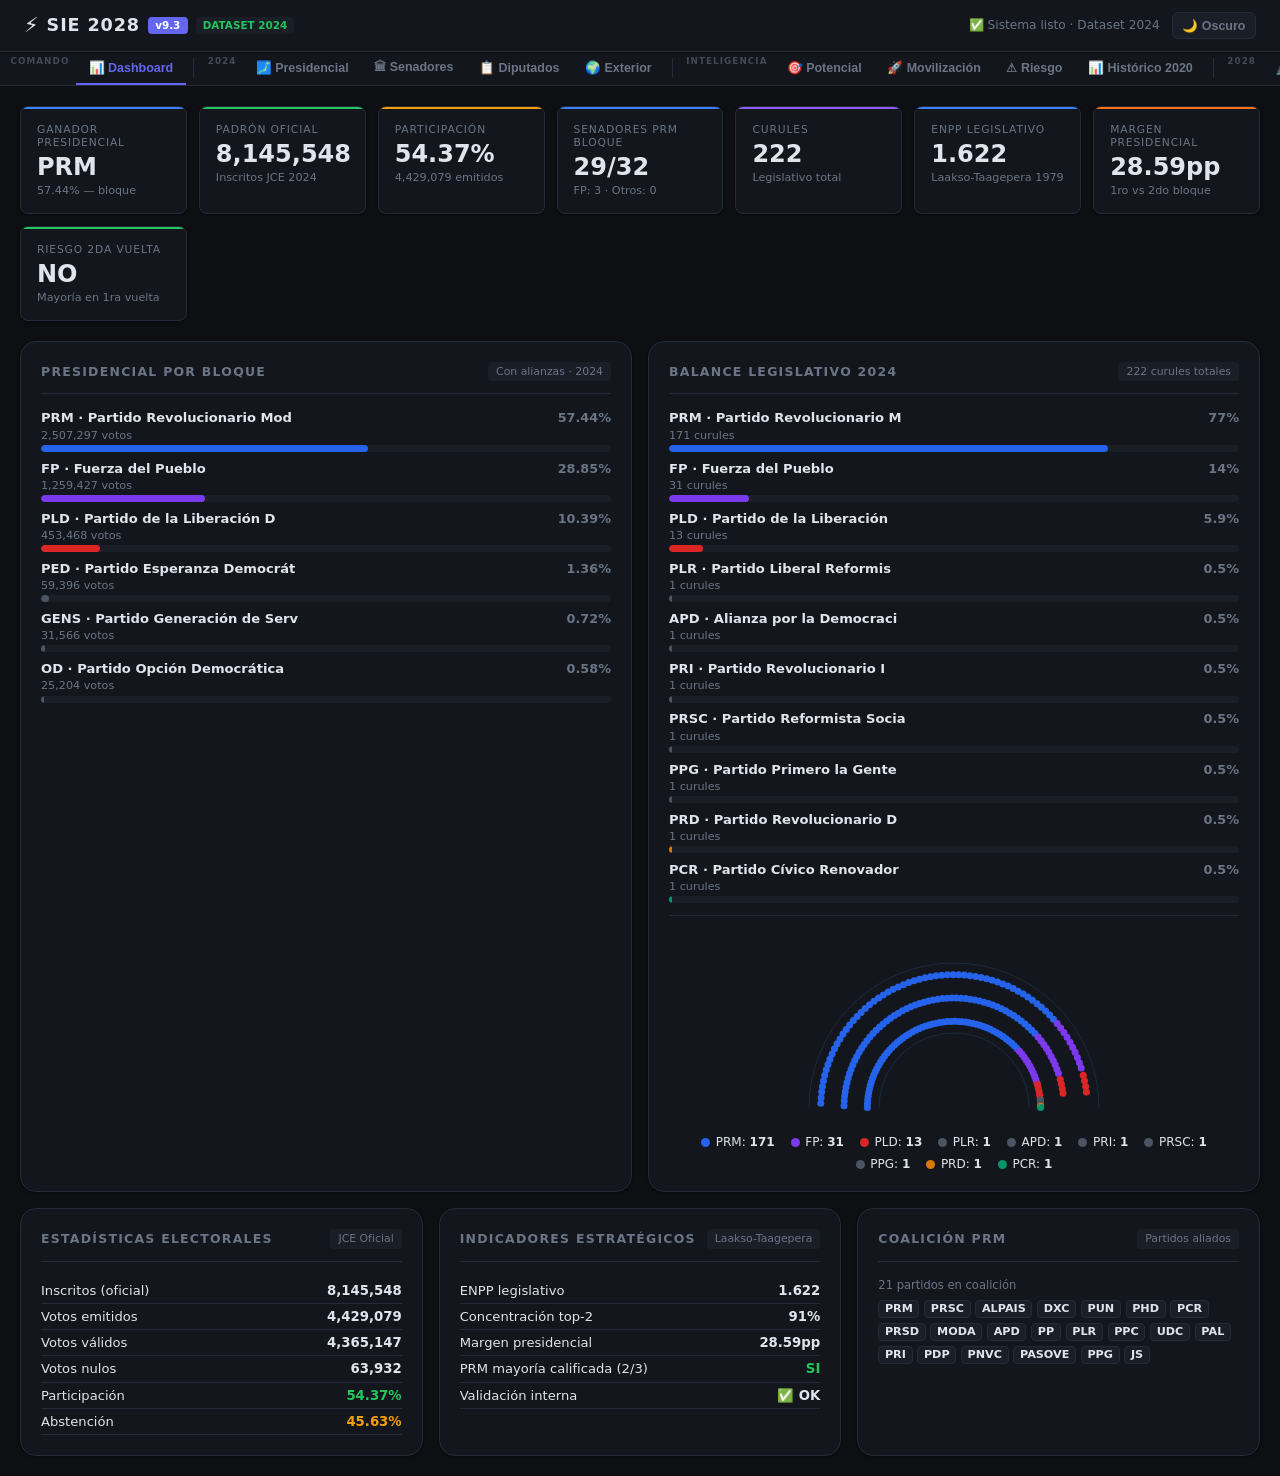
<file: index.html>
<!DOCTYPE html>
<html lang="es">
<head>
<meta charset="utf-8"/>
<meta name="viewport" content="width=device-width,initial-scale=1"/>
<title>SIE 2028 · Sistema Inteligencia Electoral</title>
<link rel="stylesheet" href="./assets/css/styles.css"/>
</head>
<body>

<header class="topbar">
  <div class="brand">
    <span style="font-size:1.3rem">⚡</span>
    <span class="brand-name">SIE 2028</span>
    <span class="badge">v9.3</span>
    <span class="badge-ds">DATASET 2024</span>
  </div>
  <div style="display:flex;gap:.75rem;align-items:center">
    <span id="sys-status" style="font-size:.76rem;color:var(--muted)">Iniciando...</span>
    <button class="theme-toggle" id="btn-theme" onclick="toggleTheme()" title="Alternar modo claro/oscuro">🌙 Oscuro</button>
  </div>
</header>

<!-- NAV con grupos jerárquicos -->
<nav class="nav" id="main-nav">
  <div class="nav-group">
    <span class="nav-group-label">COMANDO</span>
    <button class="nav-btn active" data-view="dashboard">📊 Dashboard</button>
  </div>
  <div class="nav-sep"></div>
  <div class="nav-group">
    <span class="nav-group-label">2024</span>
    <button class="nav-btn" data-view="presidencial">🗾 Presidencial</button>
    <button class="nav-btn" data-view="senadores">🏛 Senadores</button>
    <button class="nav-btn" data-view="diputados">📋 Diputados</button>
    <button class="nav-btn" data-view="exterior">🌍 Exterior</button>
  </div>
  <div class="nav-sep"></div>
  <div class="nav-group">
    <span class="nav-group-label">INTELIGENCIA</span>
    <button class="nav-btn" data-view="potencial">🎯 Potencial</button>
    <button class="nav-btn" data-view="movilizacion">🚀 Movilización</button>
    <button class="nav-btn" data-view="riesgo">⚠ Riesgo</button>
    <button class="nav-btn" data-view="historico">📊 Histórico 2020</button>
  </div>
  <div class="nav-sep"></div>
  <div class="nav-group">
    <span class="nav-group-label">2028</span>
    <button class="nav-btn" data-view="simulador">🔬 Simulador</button>
    <button class="nav-btn" data-view="proyeccion">📈 Proyección</button>
    <button class="nav-btn" data-view="objetivo">🎯 Objetivo 2028</button>
  </div>
  <div class="nav-sep"></div>
  <div class="nav-group">
    <span class="nav-group-label">SISTEMA</span>
    <button class="nav-btn" data-view="replay">▶ Replay</button>
    <button class="nav-btn" data-view="motores">⚙ Motores</button>
  </div>
</nav>

<main class="main">

  <!-- NIVEL 1: COMANDO -->
  <div id="view-dashboard" class="view active">
    <!-- Fila 1: KPIs estratégicos -->
    <div id="kpi-section"></div>

    <!-- Fila 2: Presidencial por bloque + Legislativo -->
    <div class="grid g2" style="margin-top:1rem">
      <div class="card">
        <div class="card-hdr">
          <span class="card-title">Presidencial por bloque</span>
          <span class="card-badge">Con alianzas · 2024</span>
        </div>
        <div id="pres-bar-list" class="bar-list"></div>
      </div>
      <div class="card">
        <div class="card-hdr">
          <span class="card-title">Balance legislativo 2024</span>
          <span class="card-badge">222 curules totales</span>
        </div>
        <div id="leg-bar-list" class="bar-list"></div>
        <div class="divider"></div>
        <canvas id="parl-canvas" width="360" height="195" style="display:block;margin:0 auto"></canvas>
        <div id="parl-legend" style="display:flex;flex-wrap:wrap;gap:.5rem 1rem;justify-content:center;margin-top:.75rem"></div>
      </div>
    </div>

    <!-- Fila 3: Estadísticas + Indicadores + Coalición -->
    <div class="grid g3" style="margin-top:1rem">
      <div class="card">
        <div class="card-hdr"><span class="card-title">Estadísticas electorales</span><span class="card-badge">JCE Oficial</span></div>
        <div id="dash-padron"></div>
      </div>
      <div class="card">
        <div class="card-hdr"><span class="card-title">Indicadores estratégicos</span><span class="card-badge">Laakso-Taagepera</span></div>
        <div id="dash-indicadores"></div>
      </div>
      <div class="card">
        <div class="card-hdr"><span class="card-title">Coalición PRM</span><span class="card-badge">Partidos aliados</span></div>
        <div id="dash-coalicion"></div>
      </div>
    </div>
  </div>


  <!-- NIVEL 2: ANÁLISIS ELECTORAL 2024 -->
  <div id="view-presidencial" class="view">
    <div class="section-title">🗾 Resultados Presidenciales 2024</div>
    <div class="grid g2">
      <div class="card">
        <div class="card-hdr"><span class="card-title">Por bloque electoral</span><span class="card-badge">JCE Oficial · Con alianzas</span></div>
        <div id="pres-blocs-bars" class="bar-list"></div>
      </div>
      <div class="card">
        <div class="card-hdr"><span class="card-title">Estadísticas del proceso</span></div>
        <div id="pres-stats"></div>
      </div>
    </div>
    <div class="card" style="margin-top:1rem">
      <div class="card-hdr"><span class="card-title">Por partido individual</span><span class="card-badge">Sin agrupar</span></div>
      <div id="pres-all-parties"></div>
    </div>
  </div>

  <div id="view-senadores" class="view">
    <div class="section-title">🏛 Senadores 2024 — 32 Provincias</div>
    <div class="kpi-grid" id="sen-kpis"></div>
    <!-- Tabs: ganador real vs bloque coalición -->
    <div class="tab-bar" id="sen-tab-bar">
      <button class="tab-btn active" data-tab="sen-real">Ganador real por partido</button>
      <button class="tab-btn" data-tab="sen-coal">Por bloque coalición</button>
    </div>
    <div id="sen-tab-real" class="tab-panel active">
      <div class="prov-grid" id="sen-prov-grid"></div>
    </div>
    <div id="sen-tab-coal" class="tab-panel">
      <div id="sen-coal-detail"></div>
    </div>
  </div>

  <div id="view-diputados" class="view">
    <div class="section-title">📋 Diputados 2024 — D'Hondt</div>
    <div class="kpi-grid" id="dip-kpis"></div>
    <div class="grid g2">
      <div class="card">
        <div class="card-hdr"><span class="card-title">Curules por partido</span><span class="card-badge">178+5+7=190</span></div>
        <div id="dip-bar-list" class="bar-list"></div>
      </div>
      <div class="card">
        <div class="card-hdr"><span class="card-title">Diputados Exterior</span><span class="card-badge">7 curules</span></div>
        <div id="ext-detail"></div>
        <div class="divider"></div>
        <div class="card-hdr" style="padding-top:.6rem"><span class="card-title">Lista Nacional</span><span class="card-badge">5 curules</span></div>
        <div id="nat-detail"></div>
      </div>
    </div>
    <div class="card" style="margin-top:1rem">
      <div class="card-hdr"><span class="card-title">Por circunscripción</span><span class="card-badge">D'Hondt umbral 2%</span></div>
      <div id="dip-circ-grid"></div>
    </div>
  </div>

  <!-- NIVEL 2: EXTERIOR -->
  <div id="view-exterior" class="view">
    <div class="section-title">🌍 Voto Exterior 2024</div>
    <div class="kpi-grid" id="ext-kpis"></div>
    <div class="card" style="margin-top:1rem">
      <div class="card-hdr">
        <span class="card-title">3 Circunscripciones del Exterior</span>
        <span class="card-badge">Pres. + Diputados · 863,784 inscritos</span>
      </div>
      <div id="ext-circs"></div>
    </div>
  </div>

  <!-- NIVEL 3: INTELIGENCIA ESTRATÉGICA -->
  <div id="view-potencial" class="view">
    <div class="section-title">🎯 Potencial Electoral por Territorio</div>
    <!-- Selector de nivel electoral y granularidad territorial -->
    <div class="level-selector" id="pot-level-bar">
      <span class="level-label">Nivel electoral:</span>
      <button class="level-btn active" data-level="presidencial">Presidencial</button>
      <button class="level-btn" data-level="senadores">Senadores</button>
      <button class="level-btn" data-level="diputados">Diputados</button>
      <span class="level-label" style="margin-left:.5rem">Granularidad:</span>
      <button class="level-btn" data-level="municipio">Por municipio</button>
    </div>
    <div class="grid g2" style="margin-bottom:1rem">
      <div class="card">
        <div class="card-hdr">
          <span class="card-title">Objetivos ofensivos — FP</span>
          <span class="card-badge">Score Jacobson 2004</span>
        </div>
        <div id="potencial-ofensivo"></div>
        <p class="note">Score = f(margen, absten., ENPP). Fuente: Jacobson (2004), Taagepera-Shugart</p>
      </div>
      <div class="card">
        <div class="card-hdr">
          <span class="card-title">Defensas prioritarias — PRM</span>
          <span class="card-badge">Risk composite</span>
        </div>
        <div id="potencial-defensivo"></div>
        <p class="note">Risk = 0.5*(1-margen) + 0.25*(1-partic) + 0.25*ENPP. Fuente: Jacobson (2004)</p>
      </div>
    </div>
    <div class="card">
      <div class="card-hdr">
        <span class="card-title">Mapa de competitividad provincial</span>
        <span class="card-badge" id="pot-nivel-badge">Nivel: presidencial</span>
      </div>
      <div id="competitividad-grid" class="prov-grid"></div>
    </div>
  </div>

  <div id="view-movilizacion" class="view">
    <div class="section-title">🚀 Agenda de Movilización</div>
    <!-- Selector de partido + nivel -->
    <div class="level-selector" id="mov-controls">
      <span class="level-label">Partido:</span>
      <button class="level-btn active" data-partido="FP">FP</button>
      <button class="level-btn" data-partido="PRM">PRM</button>
      <button class="level-btn" data-partido="PLD">PLD</button>
      <span class="level-label" style="margin-left:.75rem">Nivel:</span>
      <button class="level-btn active" data-nivel="presidencial">Presidencial</button>
      <button class="level-btn" data-nivel="senadores">Senadores</button>
      <button class="level-btn" data-nivel="diputados">Diputados</button>
      <span class="level-label" style="margin-left:.5rem">Territorial:</span>
      <button class="level-btn" data-nivel="municipio">Por municipio</button>
    </div>
    <div class="kpi-grid" id="mov-kpis"></div>
    <div class="card">
      <div class="card-hdr">
        <span class="card-title" id="mov-card-title">Provincias recuperables</span>
        <span class="card-badge">Leighley &amp; Nagler 2013</span>
      </div>
      <p class="note" style="margin-bottom:.75rem">Votos necesarios = ceil(Δvotos/2)+1. Factibilidad = % de abstencionistas a movilizar.</p>
      <div id="movilizacion-list"></div>
      <div id="mov-resumen" style="margin-top:1rem"></div>
    </div>
  </div>

  <div id="view-riesgo" class="view">
    <div class="section-title">⚠ Mapa de Riesgo Electoral</div>
    <!-- Selector de partido + nivel -->
    <div class="level-selector" id="riesgo-controls">
      <span class="level-label">Partido:</span>
      <button class="level-btn active" data-partido="PRM">PRM</button>
      <button class="level-btn" data-partido="FP">FP</button>
      <span class="level-label" style="margin-left:.75rem">Nivel:</span>
      <button class="level-btn active" data-nivel="presidencial">Presidencial</button>
      <button class="level-btn" data-nivel="senadores">Senadores</button>
      <span class="level-label" style="margin-left:.5rem">Territorial:</span>
      <button class="level-btn" data-nivel="municipio">Por municipio</button>
    </div>
    <div class="kpi-grid" id="riesgo-kpis"></div>
    <div class="grid g2">
      <div class="card">
        <div class="card-hdr"><span class="card-title">Provincias por riesgo</span><span class="card-badge">Composite Index</span></div>
        <div id="riesgo-list"></div>
        <p class="note">Risk = 0.50×(1-margen) + 0.25×(1-partic.) + 0.25×ENPP</p>
      </div>
      <div class="card">
        <div class="card-hdr"><span class="card-title">Alertas de alto riesgo</span></div>
        <div id="riesgo-alertas"></div>
      </div>
    </div>
  </div>

  <!-- HISTÓRICO 2020 -->
  <div id="view-historico" class="view">
    <div class="section-title">📊 Histórico 2020 — Comparativa vs 2024</div>
    <div class="kpi-grid" id="hist-kpis"></div>

    <div class="grid g2" style="margin-top:1rem">
      <div class="card">
        <div class="card-hdr">
          <span class="card-title">Presidencial 2020 por partido</span>
          <span class="card-badge">JCE Oficial · Sin alianzas</span>
        </div>
        <div id="hist-pres-bars" class="bar-list"></div>
      </div>
      <div class="card">
        <div class="card-hdr">
          <span class="card-title">Curules 2020 vs 2024</span>
          <span class="card-badge">Legislativo comparado</span>
        </div>
        <div id="hist-curules-comp"></div>
      </div>
    </div>

    <div class="card" style="margin-top:1rem">
      <div class="card-hdr">
        <span class="card-title">Swing presidencial por provincia</span>
        <span class="card-badge">Δ% 2024 vs 2020</span>
      </div>
      <div id="hist-swing-grid"></div>
    </div>

    <div class="card" style="margin-top:1rem">
      <div class="card-hdr">
        <span class="card-title">Senadores 2020 — Ganador por provincia</span>
        <span class="card-badge">PRM: 25 · PLD: 7</span>
      </div>
      <div class="prov-grid" id="hist-sen-grid"></div>
    </div>
  </div>

  <!-- NIVEL 4: PROSPECTIVA 2028 -->
  <div id="view-simulador" class="view">
    <div class="section-title">🔬 Simulador Electoral 2028</div>

    <!-- Selector de nivel -->
    <div class="level-selector" id="sim-nivel-bar">
      <span class="level-label">Nivel:</span>
      <button class="level-btn active" data-level="presidencial">Presidencial</button>
      <button class="level-btn" data-level="senadores">Senadores</button>
      <button class="level-btn" data-level="diputados">Diputados</button>
    </div>

    <div class="kpi-grid" id="sim-kpis" style="margin-bottom:.75rem"></div>

    <div class="sim-grid">
      <div class="card">
        <div class="card-hdr">
          <span class="card-title">Intención de voto</span>
          <span class="card-badge">Arrastra · Cambia en tiempo real</span>
        </div>
        <div id="sim-sliders" class="slider-group"></div>

        <!-- Variables adicionales -->
        <div style="margin-top:1rem;border-top:1px solid var(--border);padding-top:.75rem">
          <div style="font-size:.68rem;font-weight:700;text-transform:uppercase;letter-spacing:.08em;color:var(--muted);margin-bottom:.5rem">Variables del escenario</div>
          <div style="display:grid;grid-template-columns:1fr 1fr;gap:.5rem">
            <div>
              <div style="font-size:.67rem;color:var(--muted);margin-bottom:.2rem">Participación 2028 (%)</div>
              <input type="number" id="sim-participacion" min="35" max="80" value="54" style="text-align:center;font-weight:700" onchange="runSimulation()">
            </div>
            <div>
              <div style="font-size:.67rem;color:var(--muted);margin-bottom:.2rem">Alianza FP+PLD</div>
              <select id="sim-alianza" onchange="runSimulation()">
                <option value="no">Sin alianza</option>
                <option value="si">Con alianza FP+PLD</option>
              </select>
            </div>
            <div>
              <div style="font-size:.67rem;color:var(--muted);margin-bottom:.2rem">Encuesta PRM (%)</div>
              <input type="number" id="sim-enc-prm" min="0" max="80" placeholder="—" style="text-align:center" onchange="runSimulation()">
            </div>
            <div>
              <div style="font-size:.67rem;color:var(--muted);margin-bottom:.2rem">Encuesta FP (%)</div>
              <input type="number" id="sim-enc-fp" min="0" max="80" placeholder="—" style="text-align:center" onchange="runSimulation()">
            </div>
          </div>
          <p class="note">Encuesta: promedia 50/50 con el modelo · Participación ajusta votos absolutos</p>
        </div>

        <div style="margin-top:.75rem;display:grid;grid-template-columns:1fr 1fr;gap:.5rem">
          <button id="btn-simular" style="background:var(--accent);color:#fff;border:none;padding:.55rem .9rem;border-radius:var(--r);font-weight:700;cursor:pointer">▶ Simular</button>
          <button id="btn-sim-reset" style="background:var(--bg3);color:var(--muted);border:1px solid var(--border);padding:.55rem .9rem;border-radius:var(--r);font-weight:700;cursor:pointer">↺ Valores 2024</button>
        </div>
      </div>

      <div class="card">
        <div class="card-hdr">
          <span class="card-title">Resultado proyectado</span>
          <span class="card-badge" id="sim-escenario-badge">Presidencial</span>
        </div>
        <div id="sim-results"><p class="text-muted text-sm">Ajusta los sliders — actualiza en tiempo real.</p></div>
      </div>
    </div>

    <div class="card" style="margin-top:1rem">
      <div class="card-hdr">
        <span class="card-title">Análisis del escenario</span>
        <span class="card-badge">Ballotage · Mayorías · Variables</span>
      </div>
      <div id="sim-pres-analysis"><p class="text-muted text-sm" style="padding:.5rem 0">Ejecuta la simulación para ver el análisis.</p></div>
    </div>
  </div>

  <div id="view-proyeccion" class="view">
    <div class="section-title">📈 Proyección Electoral 2028 — v9.3</div>

    <!-- Escenarios automáticos -->
    <div style="display:flex;gap:.75rem;margin-bottom:1rem;flex-wrap:wrap">
      <div class="escenario-card" id="esc-pesimista">
        <div class="escenario-label">⬇ Pesimista</div>
        <div class="escenario-val" id="esc-p-fp">—</div>
        <div class="escenario-sub">FP · Part. 50%</div>
      </div>
      <div class="escenario-card activo" id="esc-base">
        <div class="escenario-label">● Base</div>
        <div class="escenario-val" id="esc-b-fp">—</div>
        <div class="escenario-sub">FP · Part. 54%</div>
      </div>
      <div class="escenario-card" id="esc-optimista">
        <div class="escenario-label">⬆ Optimista</div>
        <div class="escenario-val" id="esc-o-fp">—</div>
        <div class="escenario-sub">FP · Part. 58%</div>
      </div>
    </div>

    <div class="grid g2">
      <div class="card">
        <div class="card-hdr"><span class="card-title">Proyección nacional</span><span class="card-badge">Fundamentals + Swing v9.3</span></div>
        <div id="proy-fundamentals"></div>
        <p class="note">Swing histórico 35% · Incumbencia ×1.02 · Fatiga -2pp · Normalización Panebianco 1988</p>
      </div>
      <div class="card">
        <div class="card-hdr"><span class="card-title">Swing histórico 2020→2024</span><span class="card-badge">Por partido</span></div>
        <div id="proy-swing"></div>
      </div>
    </div>

    <div class="card" style="margin-top:1rem">
      <div class="card-hdr"><span class="card-title">Proyección territorial — Top provincias</span><span class="card-badge">Swing local + movilización</span></div>
      <div id="proy-territorial"></div>
    </div>

    <div class="grid g2" style="margin-top:1rem">
      <div class="card">
        <div class="card-hdr"><span class="card-title">Crecimiento del Padrón</span><span class="card-badge">CAGR</span></div>
        <div id="proy-padron"></div>
      </div>
      <div class="card">
        <div class="card-hdr"><span class="card-title">Encuestas — Carga manual</span><span class="card-badge">Silver/538 weighting</span></div>
        <div id="encuestas-panel"></div>
      </div>
    </div>

    <!-- Proyección Senadores 2028 -->
    <div class="card" style="margin-top:1rem">
      <div class="card-hdr">
        <span class="card-title">Proyección Senadores 2028</span>
        <span class="card-badge">Por provincia · Swing presidencial</span>
      </div>
      <div id="proy-sen-territorial"></div>
    </div>

    <!-- Proyección Diputados 2028 -->
    <div class="card" style="margin-top:1rem">
      <div class="card-hdr">
        <span class="card-title">Proyección Diputados 2028</span>
        <span class="card-badge">Top circunscripciones · FP</span>
      </div>
      <div id="proy-dip-territorial"></div>
    </div>
  </div>


  <!-- OBJETIVO 2028 -->
  <div id="view-objetivo" class="view">
    <div class="section-title">🎯 Objetivo Electoral 2028</div>

    <!-- Selector de nivel -->
    <div class="level-selector" id="obj-nivel-bar">
      <span class="level-label">Nivel:</span>
      <button class="level-btn active" data-level="presidencial">Presidencial</button>
      <button class="level-btn" data-level="senadores">Senadores</button>
      <button class="level-btn" data-level="diputados">Diputados</button>
    </div>

    <div class="kpi-grid" id="obj-kpis"></div>

    <div class="grid g2" style="margin-bottom:1rem">
      <div class="card">
        <div class="card-hdr">
          <span class="card-title">Meta y escenarios</span>
          <span class="card-badge">Motores M20 · M21</span>
        </div>
        <div id="obj-meta-detalle"></div>
      </div>
      <div class="card">
        <div class="card-hdr">
          <span class="card-title">Ruta de victoria</span>
          <span class="card-badge">Provincias clave · M20</span>
        </div>
        <div id="obj-ruta"></div>
      </div>
    </div>

    <div class="grid g2">
      <div class="card">
        <div class="card-hdr">
          <span class="card-title">Provincias pivot</span>
          <span class="card-badge">Motor Pivot M19</span>
        </div>
        <div id="obj-pivot"></div>
      </div>
      <div class="card">
        <div class="card-hdr">
          <span class="card-title">Prioridad de inversión</span>
          <span class="card-badge">Motor Prioridad M22</span>
        </div>
        <div id="obj-prioridad"></div>
      </div>
    </div>
  </div>

  <!-- NIVEL 5: TÉCNICO / AUDITORÍA -->
  <div id="view-replay" class="view">
    <div class="section-title">▶ Replay Electoral 2024</div>
    <div class="grid g2">
      <div class="card"><div class="card-hdr"><span class="card-title">Verificaciones</span><span class="card-badge">MODO REPLAY</span></div><div id="replay-checks"></div></div>
      <div class="card"><div class="card-hdr"><span class="card-title">Resumen</span></div><div id="replay-summary"></div></div>
    </div>
  </div>

  <div id="view-motores" class="view">
    <div class="section-title">⚙ Estado de Motores — SIE 2028 v9.3</div>
    <div class="grid g2">
      <div class="card"><div class="card-hdr"><span class="card-title">Activos</span></div><div id="motores-on"></div></div>
      <div class="card"><div class="card-hdr"><span class="card-title">Desactivados</span></div><div id="motores-off"></div></div>
    </div>
    <div class="card" style="margin-top:1rem"><div class="card-hdr"><span class="card-title">Datasets</span></div><div id="datasets-status"></div></div>
    <div class="card" style="margin-top:1rem"><div class="card-hdr"><span class="card-title">Referencias metodológicas</span></div><div id="metodologia-refs"></div></div>
  </div>

</main>
<script src="./app.js"></script>

<script>
// ── Tabs senadores ──
document.getElementById('sen-tab-bar').addEventListener('click', function(e){
  var btn = e.target.closest('.tab-btn');
  if (!btn) return;
  var target = btn.dataset.tab;
  document.querySelectorAll('#sen-tab-bar .tab-btn').forEach(function(b){b.classList.remove('active');});
  document.querySelectorAll('#view-senadores .tab-panel').forEach(function(p){p.classList.remove('active');});
  btn.classList.add('active');
  var panel = document.getElementById(target.replace('sen-real','sen-tab-real').replace('sen-coal','sen-tab-coal'));
  if (panel) panel.classList.add('active');
});

// ── Toggle tema claro/oscuro ──
function toggleTheme(){
  var isLight = document.body.classList.toggle('light');
  document.getElementById('btn-theme').textContent = isLight ? '🌙 Oscuro' : '☀ Claro';
  localStorage.setItem('sie-theme', isLight ? 'light' : 'dark');
}
// Restaurar preferencia
(function(){
  var t = localStorage.getItem('sie-theme');
  if (t === 'light') {
    document.body.classList.add('light');
    var b = document.getElementById('btn-theme');
    if (b) b.textContent = '🌙 Oscuro';
  }
})();
</script>
</body>
</html>
</file>
<file: assets/css/styles.css>
/* ── VARIABLES — MODO OSCURO (default) ── */
:root{
  --bg:#0D0F13;--bg2:#13161C;--bg3:#1A1E26;--border:#252B38;
  --text:#DFE4ED;--muted:#6B7585;--accent:#6366F1;
  --prm:#3B82F6;--fp:#8B5CF6;--pld:#EF4444;--prd:#F59E0B;--pcr:#10B981;--other:#52525B;
  --gold:#F59E0B;--green:#22C55E;--red:#EF4444;--orange:#F97316;
  --r:.5rem;--r2:1rem;
  --shadow:0 1px 3px rgba(0,0,0,.4);
}

/* ── VARIABLES — MODO CLARO ── */
body.light{
  --bg:#F4F5F7;--bg2:#FFFFFF;--bg3:#ECEEF2;--border:#D1D5DB;
  --text:#1A1C21;--muted:#6B7280;--accent:#4F46E5;
  --prm:#2563EB;--fp:#7C3AED;--pld:#DC2626;--prd:#D97706;--pcr:#059669;--other:#52525B;
  --gold:#D97706;--green:#16A34A;--red:#DC2626;--orange:#EA580C;
  --shadow:0 1px 3px rgba(0,0,0,.12);
}

*{box-sizing:border-box;margin:0;padding:0}
body{background:var(--bg);color:var(--text);font-family:'Segoe UI',system-ui,sans-serif;min-height:100vh;display:flex;flex-direction:column;transition:background .25s,color .25s}

/* ── TOPBAR ── */
.topbar{background:var(--bg2);border-bottom:1px solid var(--border);padding:.75rem 1.5rem;display:flex;align-items:center;justify-content:space-between;position:sticky;top:0;z-index:100;box-shadow:var(--shadow)}
.brand{display:flex;align-items:center;gap:.5rem}
.brand-name{font-size:1.1rem;font-weight:700;letter-spacing:.05em;color:var(--text)}
.badge{background:var(--accent);color:#fff;font-size:.65rem;font-weight:700;padding:.15rem .45rem;border-radius:.25rem}
.badge-ds{background:var(--bg3);color:var(--green);border:1px solid var(--green)33;font-size:.65rem;font-weight:700;padding:.15rem .45rem;border-radius:.25rem}

/* ── BOTÓN MODO CLARO/OSCURO ── */
.theme-toggle{background:var(--bg3);border:1px solid var(--border);color:var(--muted);padding:.3rem .6rem;border-radius:.375rem;cursor:pointer;font-size:.78rem;font-weight:600;transition:all .15s;display:flex;align-items:center;gap:.3rem}
.theme-toggle:hover{color:var(--text);border-color:var(--accent)}

/* ── NAV JERÁRQUICO ── */
.nav{background:var(--bg2);border-bottom:1px solid var(--border);display:flex;align-items:stretch;overflow-x:auto;scrollbar-width:none;gap:0}
.nav::-webkit-scrollbar{display:none}
.nav-group{display:flex;align-items:stretch;gap:0;padding:0 .25rem;position:relative}
.nav-group-label{font-size:.55rem;font-weight:800;letter-spacing:.12em;color:var(--muted);text-transform:uppercase;padding:.28rem .4rem 0;display:flex;align-items:flex-start;white-space:nowrap;opacity:.55;pointer-events:none}
.nav-sep{width:1px;background:var(--border);margin:.4rem .2rem;flex-shrink:0;align-self:stretch}
.nav-btn{background:none;border:none;color:var(--muted);padding:.5rem .8rem;font-size:.78rem;font-weight:600;cursor:pointer;border-bottom:2px solid transparent;transition:all .2s;white-space:nowrap;display:flex;align-items:center;gap:.3rem}
.nav-btn:hover{color:var(--text)}.nav-btn.active{color:var(--accent);border-bottom-color:var(--accent)}

/* ── LAYOUT ── */
.main{flex:1;padding:1.25rem;max-width:1440px;margin:0 auto;width:100%}
.view{display:none}.view.active{display:block}
.grid{display:grid;gap:1rem}
.g2{grid-template-columns:repeat(2,1fr)}.g3{grid-template-columns:repeat(3,1fr)}.g4{grid-template-columns:repeat(4,1fr)}

/* ── CARDS ── */
.card{background:var(--bg2);border:1px solid var(--border);border-radius:var(--r2);padding:1.25rem;box-shadow:var(--shadow)}
.card-hdr{display:flex;align-items:center;justify-content:space-between;margin-bottom:1rem;padding-bottom:.75rem;border-bottom:1px solid var(--border)}
.card-title{font-size:.78rem;font-weight:700;text-transform:uppercase;letter-spacing:.1em;color:var(--muted)}
.card-badge{font-size:.68rem;color:var(--muted);background:var(--bg3);padding:.2rem .5rem;border-radius:.25rem}

/* ── KPIs ── */
.kpi-grid{display:grid;grid-template-columns:repeat(auto-fit,minmax(150px,1fr));gap:.75rem;margin-bottom:1.25rem}
.kpi{background:var(--bg2);border:1px solid var(--border);border-radius:var(--r);padding:1rem;position:relative;overflow:hidden;box-shadow:var(--shadow)}
.kpi::before{content:'';position:absolute;top:0;left:0;right:0;height:2px}
.kpi.blue::before{background:var(--prm)}.kpi.purple::before{background:var(--fp)}
.kpi.green::before{background:var(--green)}.kpi.gold::before{background:var(--gold)}
.kpi.red::before{background:var(--red)}.kpi.orange::before{background:var(--orange)}
.kpi-label{font-size:.67rem;text-transform:uppercase;letter-spacing:.08em;color:var(--muted);margin-bottom:.4rem}
.kpi-val{font-size:1.5rem;font-weight:800;line-height:1;color:var(--text)}
.kpi-sub{font-size:.7rem;color:var(--muted);margin-top:.3rem}

/* ── BARS ── */
.bar-list{display:flex;flex-direction:column;gap:.55rem}
.bar-hdr{display:flex;justify-content:space-between;align-items:center;margin-bottom:.2rem}
.bar-label{font-size:.82rem;font-weight:600;color:var(--text)}.bar-pct{font-size:.8rem;font-weight:700;color:var(--muted)}
.bar-track{background:var(--bg3);border-radius:99px;height:7px;overflow:hidden}
.bar-fill{height:100%;border-radius:99px;transition:width 1s cubic-bezier(.4,0,.2,1)}

/* ── PROV GRID ── */
.prov-grid{display:grid;grid-template-columns:repeat(auto-fill,minmax(190px,1fr));gap:.5rem}
.prov-card{background:var(--bg3);border:1px solid var(--border);border-radius:var(--r);padding:.75rem;transition:border-color .2s}
.prov-card:hover{border-color:var(--accent)}
.prov-name{font-size:.76rem;font-weight:600;margin-bottom:.25rem;color:var(--muted)}
.prov-winner{font-size:.95rem;font-weight:800;margin-bottom:.12rem}
.prov-pct{font-size:.7rem;color:var(--muted)}
.prov-bar{margin-top:.45rem;display:flex;gap:2px;height:4px;border-radius:3px;overflow:hidden}

/* ── RISK BADGES ── */
.risk-badge{display:inline-block;font-size:.63rem;font-weight:700;padding:.1rem .32rem;border-radius:.2rem;margin-top:.28rem}
.risk-alto{background:#3D1A1A;color:var(--red);border:1px solid var(--red)33}
.risk-medio{background:#3D2A0A;color:var(--gold);border:1px solid var(--gold)33}
.risk-bajo{background:#0D2010;color:var(--green);border:1px solid var(--green)33}
body.light .risk-alto{background:#FEE2E2;color:#B91C1C;border-color:#FCA5A5}
body.light .risk-medio{background:#FEF3C7;color:#92400E;border-color:#FCD34D}
body.light .risk-bajo{background:#DCFCE7;color:#166534;border-color:#86EFAC}

/* ── TABS ── */
.tab-bar{display:flex;gap:.25rem;margin-bottom:.75rem;border-bottom:1px solid var(--border)}
.tab-btn{background:none;border:none;border-bottom:2px solid transparent;color:var(--muted);padding:.4rem .9rem;font-size:.78rem;font-weight:600;cursor:pointer;transition:all .2s}
.tab-btn.active{color:var(--accent);border-bottom-color:var(--accent)}
.tab-panel{display:none}.tab-panel.active{display:block}

/* ── LEVEL SELECTOR ── */
.level-selector,.view-tabs{display:flex;align-items:center;gap:.35rem;margin-bottom:1rem;flex-wrap:wrap}
.level-label,.view-tabs-label{font-size:.65rem;font-weight:700;text-transform:uppercase;letter-spacing:.08em;color:var(--muted);margin-right:.25rem}
.level-btn{background:var(--bg3);color:var(--muted);border:1px solid var(--border);padding:.28rem .75rem;border-radius:.3rem;font-size:.72rem;font-weight:700;cursor:pointer;text-transform:capitalize;transition:all .15s}
.level-btn:hover{color:var(--text);border-color:var(--accent)}
.level-btn.active{background:var(--accent);color:#fff;border-color:var(--accent)}

/* ── SIMULADOR ── */
.sim-grid{display:grid;grid-template-columns:1fr 1fr;gap:1.25rem;align-items:start}
.slider-group{display:flex;flex-direction:column;gap:.85rem}
.slider-row{display:grid;grid-template-columns:52px 1fr 46px;gap:.5rem;align-items:center}
.slider-party{font-size:.8rem;font-weight:700}
.slider-val{font-size:.76rem;font-weight:700;text-align:right;color:var(--muted)}
input[type=range]{-webkit-appearance:none;width:100%;height:5px;border-radius:99px;background:var(--bg3);outline:none;cursor:pointer}
input[type=range]::-webkit-slider-thumb{-webkit-appearance:none;width:14px;height:14px;border-radius:50%;background:var(--accent);cursor:pointer}
input[type=text],input[type=number],input[type=date],select{background:var(--bg3);border:1px solid var(--border);color:var(--text);padding:.32rem .45rem;border-radius:var(--r);font-size:.76rem;width:100%;transition:border-color .15s}
input[type=text]:focus,input[type=number]:focus,input[type=date]:focus,select:focus{outline:none;border-color:var(--accent)}

/* ── REPLAY ── */
.replay-step{background:var(--bg3);border:1px solid var(--border);border-radius:var(--r);padding:.6rem .9rem;display:flex;align-items:center;gap:.5rem;margin-bottom:.35rem}
.replay-step.ok{border-color:var(--green)33}
.replay-step.fail{border-color:var(--red)33}
body.light .replay-step.ok{background:#F0FDF4;border-color:#86EFAC}
body.light .replay-step.fail{background:#FEF2F2;border-color:#FCA5A5}
.replay-icon{font-size:.95rem;min-width:1.3rem}
.replay-name{font-size:.8rem;font-weight:600;flex:1;color:var(--text)}
.replay-status{font-size:.7rem;color:var(--muted)}

/* ── MISC ── */
.section-title{font-size:1.1rem;font-weight:700;margin-bottom:1rem;display:flex;align-items:center;gap:.5rem;color:var(--text)}
.tag{display:inline-block;font-size:.63rem;font-weight:700;padding:.1rem .35rem;border-radius:.2rem}
.tag-on{background:#0D2010;color:var(--green);border:1px solid var(--green)33}
.tag-off{background:var(--bg3);color:var(--muted);border:1px solid var(--border)}
body.light .tag-on{background:#DCFCE7;color:#166534;border-color:#86EFAC}
.divider{height:1px;background:var(--border);margin:.75rem 0}
.text-muted{color:var(--muted)}.text-sm{font-size:.82rem}.fw7{font-weight:700}
.flex{display:flex}.jb{justify-content:space-between}
.note{font-size:.67rem;color:var(--muted);border-left:2px solid var(--border);padding-left:.55rem;margin-top:.6rem;font-style:italic}
.score-wrap{display:flex;align-items:center;gap:.5rem}
.score-track{flex:1;background:var(--bg3);border-radius:99px;height:6px;overflow:hidden}
.score-fill{height:100%;border-radius:99px}
.mov-card{background:var(--bg3);border:1px solid var(--border);border-radius:var(--r);padding:.75rem;margin-bottom:.4rem}
.fact-alta{color:var(--green)}.fact-media{color:var(--gold)}.fact-baja{color:var(--red)}

/* ── MAPA CONTROL ── */
.mapa-control-grid{display:grid;grid-template-columns:repeat(auto-fill,minmax(86px,1fr));gap:3px}
.mapa-prov{border-radius:.3rem;padding:.35rem .45rem;font-size:.68rem;font-weight:700;transition:opacity .2s;cursor:default}
.mapa-prov:hover{opacity:.85}
.mapa-prov .mp-name{font-size:.6rem;font-weight:400;opacity:.75;display:block;white-space:nowrap;overflow:hidden;text-overflow:ellipsis}

/* ── ESCENARIO CARDS (proyección v9.1) ── */
.escenario-card{background:var(--bg3);border:1px solid var(--border);border-radius:var(--r);padding:.9rem;flex:1;min-width:0}
.escenario-card.activo{border-color:var(--accent);background:var(--bg2)}
.escenario-label{font-size:.65rem;font-weight:800;text-transform:uppercase;letter-spacing:.08em;color:var(--muted);margin-bottom:.5rem}
.escenario-val{font-size:1.35rem;font-weight:800;line-height:1;color:var(--text)}
.escenario-sub{font-size:.68rem;color:var(--muted);margin-top:.2rem}

/* ── OBJETIVO / META ── */
.meta-progress-track{background:var(--bg3);border-radius:99px;height:12px;overflow:hidden;margin:.5rem 0}
.meta-progress-fill{height:100%;border-radius:99px;transition:width 1s ease}
.meta-partido-row{display:flex;align-items:center;gap:.6rem;padding:.5rem 0;border-bottom:1px solid var(--border)}

@media(max-width:720px){.g2,.g3,.g4{grid-template-columns:1fr}.sim-grid{grid-template-columns:1fr}.nav-group-label{display:none}}
</file>
